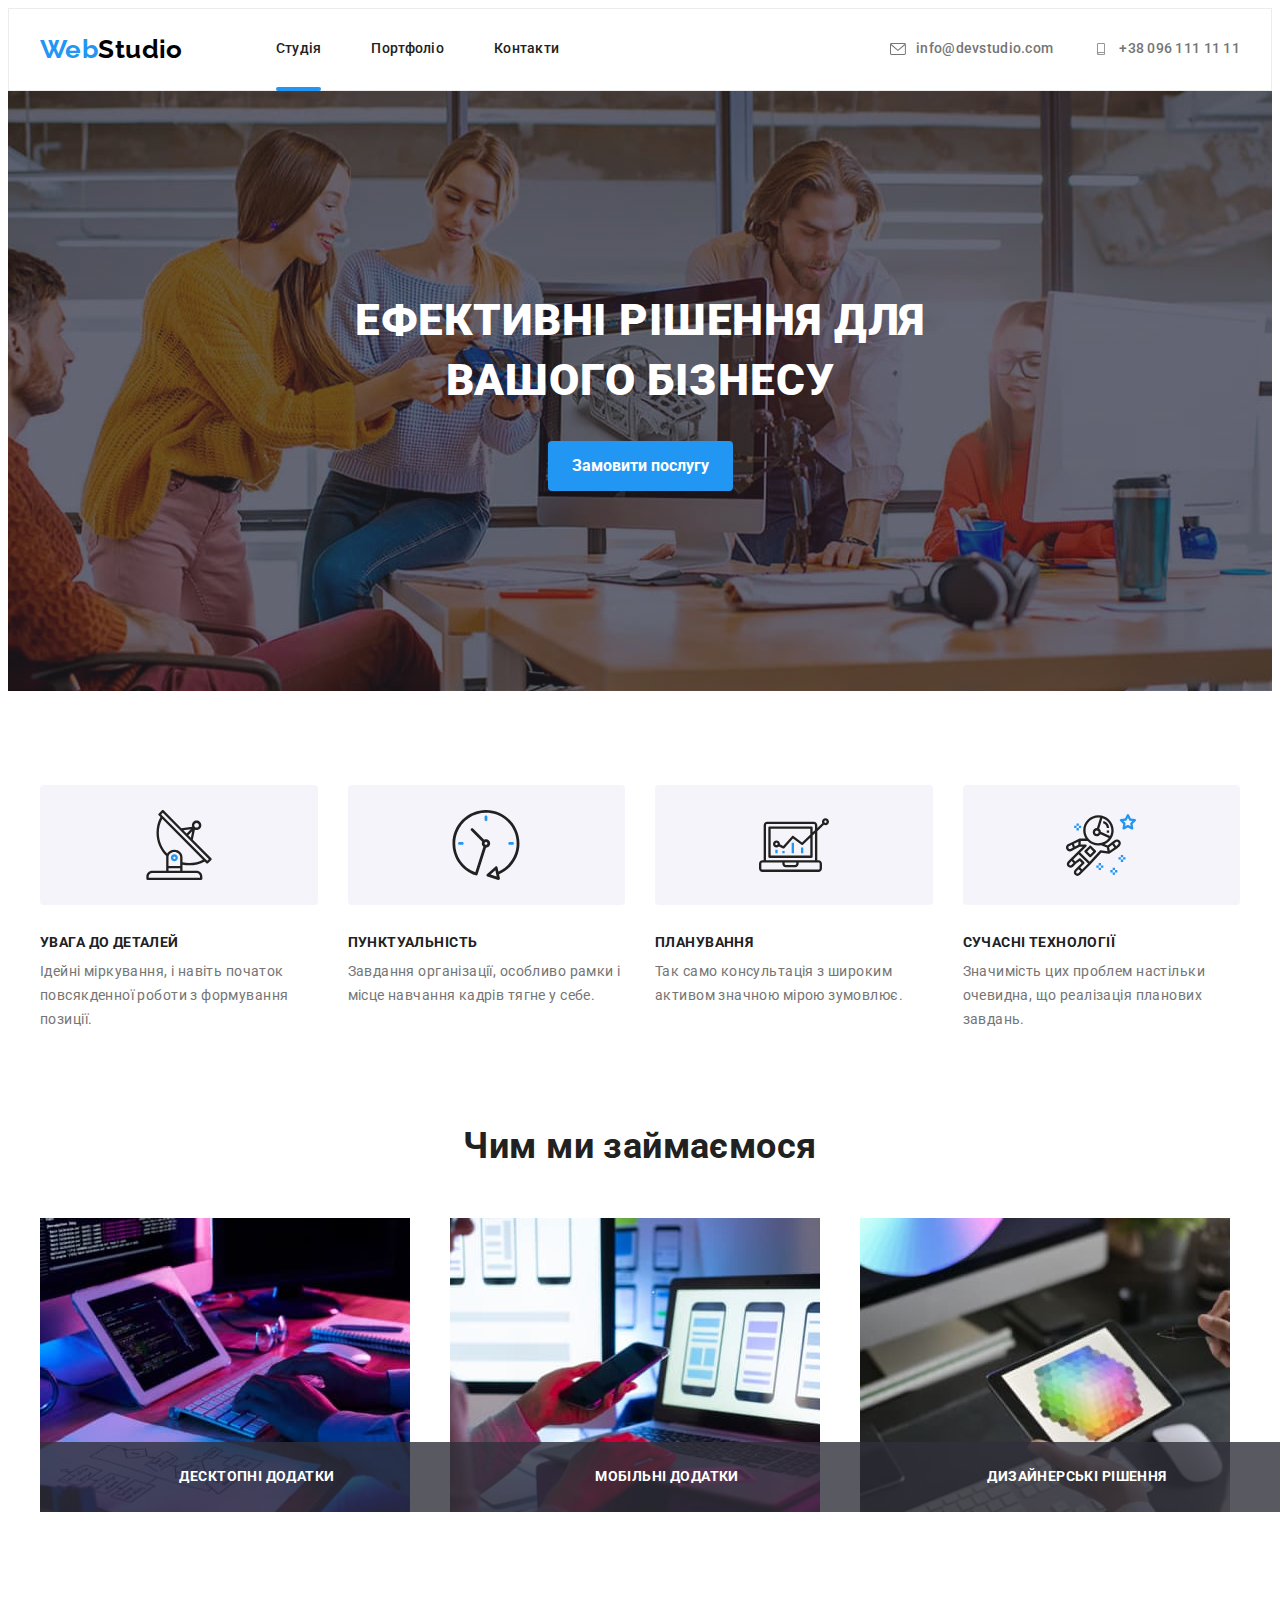
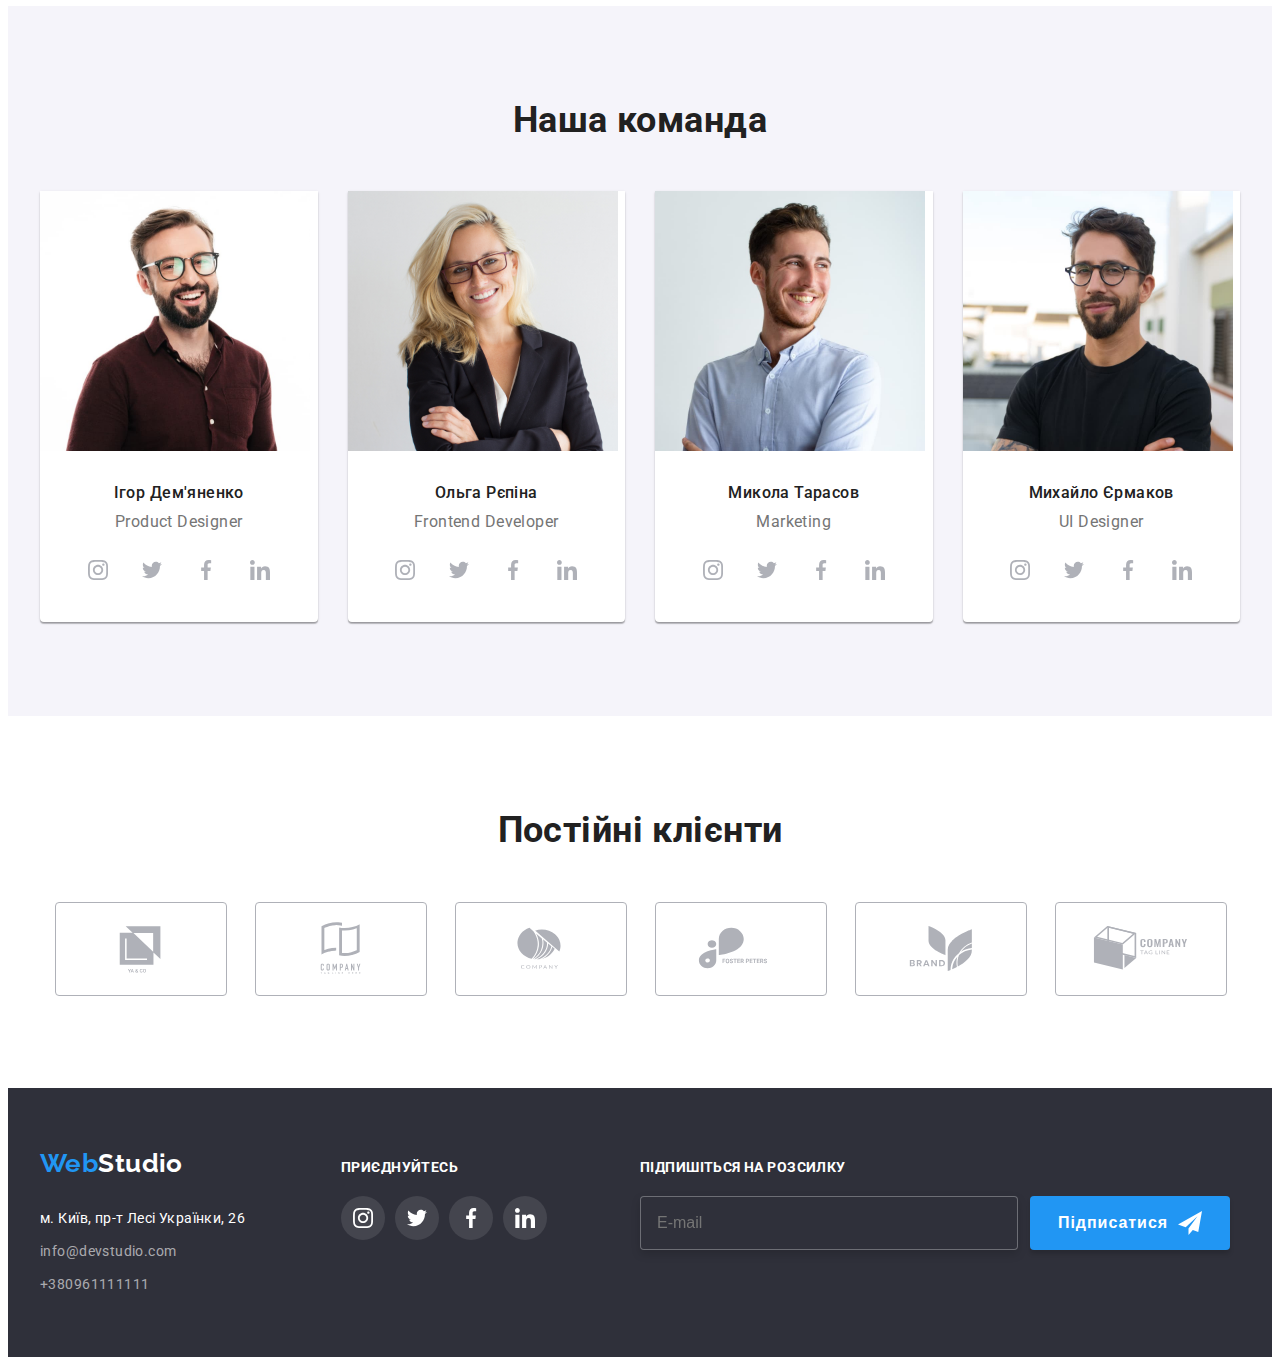
<file: index.html>
<!DOCTYPE html>
<html lang="uk">
<head>
    <meta charset="UTF-8">
    <meta http-equiv="X-UA-Compatible" content="IE=edge">
    <meta name="viewport" content="width=device-width, initial-scale=1.0">
    <title>Document</title>
    <link rel="preconnect" href="https://fonts.googleapis.com">
    <link rel="preconnect" href="https://fonts.gstatic.com" crossorigin>
    <link href="https://fonts.googleapis.com/css2?family=Raleway:wght@700&family=Roboto:wght@400;500;700;900&display=swap" rel="stylesheet">
    <link rel="stylesheet" href="https://cdnjs.cloudflare.com/ajax/libs/modern-normalize/1.1.0/modern-normalize.min.css" integrity="sha512-wpPYUAdjBVSE4KJnH1VR1HeZfpl1ub8YT/NKx4PuQ5NmX2tKuGu6U/JRp5y+Y8XG2tV+wKQpNHVUX03MfMFn9Q==" crossorigin="anonymous" referrerpolicy="no-referrer" />
    <link rel="stylesheet" href="./css/main.min.css">
</head>
<body>
    <header class="header">
<!-- навігація -->        
        <div class="container main-nav">

                        <nav class="nav">
                            <a href="./index.html" lang="en" class="logo"><span class="part">Web</span>Studio</a>
                            <ul class="site-nav">
                                <li class="site-nav-li"><a href="./index.html" class="link link-transf">Студія</a></li>
                                <li class="site-nav-li"><a href="./portfolio.html" class="link">Портфоліо</a></li>
                                <li class="site-nav-li"><a href="./index.html" class="link">Контакти</a></li>
                            </ul>
                        </nav >
                            <ul class="contact">
                                <li class="contact-li">
                                    <a href="info@devstudio.com" class="contact-link">
                                        <svg width="16" height="12" class="contact-svg">
                                            <use href="./images/icon.svg#icon-envelope"></use>
                                        </svg>
                                        info@devstudio.com
                                    </a>
                                </li>
                                <li class="contact-li">
                                    <a href="tel:+380961111111" class="contact-link">
                                        <svg width="16" height="12" class="contact-svg">
                                            <use href="./images/icon.svg#icon-smartphone"></use>
                                        </svg>
                                        +38 096 111 11 11
                                    </a>
                                </li>
                            </ul> 
        </div>
    </header>  
        <main class="main">
<!-- хиро секція -->
            <section class="hero section">
                <div class="container">
                    <h1 class="hero__title">Ефективні рішення для вашого бізнесу</h1>
                    <button type="button" class="hero__button" data-modal-open>Замовити послугу</button>
                </div>
            </section>
<!-- привілегії -->
            <section class="section">
                <div class="container">
                    <h2 class="visually-hidden" >Привілегії</h2>
                    <ul class="privileges">
                        <li class="privileges__li">
                            <div class="privileges__div">
                                    <svg width="70" height="70" class="privileges-svg">
                                        <use href="./images/icon.svg#icon-antenna"></use>
                                    </svg>
                            </div>
                            <h3 class="privileges__title">УВАГА ДО ДЕТАЛЕЙ</h3>
                            <p class="privileges__text">Ідейні міркування, і навіть початок повсякденної роботи з формування позиції.</p>
                        </li>
                        <li class="privileges__li">
                            <div class="privileges__div">
                                    <svg width="70" height="70" class="privileges-svg">
                                        <use href="./images/icon.svg#icon-clock"></use>
                                    </svg>
                            </div>
                            <h3 class="privileges__title">ПУНКТУАЛЬНІСТЬ</h3>
                            <p class="privileges__text">Завдання організації, особливо рамки і місце навчання кадрів тягне у себе.</p>
                        </li>
                        <li class="privileges__li">
                            <div class="privileges__div">
                                    <svg width="70" height="70" class="privileges-svg">
                                        <use href="./images/icon.svg#icon-diagram"></use>
                                    </svg>
                            </div>
                            <h3 class="privileges__title">ПЛАНУВАННЯ</h3>
                            <p class="privileges__text">Так само консультація з широким активом значною мірою зумовлює.</p>
                        </li>
                        <li class="privileges__li">
                            <div class="privileges__div">
                                    <svg width="70" height="70" class="privileges-svg">
                                        <use href="./images/icon.svg#icon-astronaut"></use>
                                    </svg>
                            </div>
                            <h3 class="privileges__title">СУЧАСНІ ТЕХНОЛОГІЇ</h3>
                            <p class="privileges__text">Значимість цих проблем настільки очевидна, що реалізація планових завдань.</p>
                        </li>
                    </ul>
                </div>
            </section>
<!-- робота фото -->
                <section class="section about">
                    <div class="container">
                        <h2 class="section-title">Чим ми займаємося</h2>
                        <ul class="work">
                            <li class="work__li">
                                <img src="./images/img.jpg" alt="комп'ютер" width="370">
                                <p class="work__p">Десктопні додатки</p>
                            </li>
                            <li class="work__li">
                                <img src="./images/img_2.jpg" alt="техніка" width="370">
                                <p class="work__p">Мобільні додатки</p>
                            </li>
                            <li class="work__li">
                                <img src="./images/img_3.jpg" alt="смартфон" width="370">
                                <p class="work__p">Дизайнерські рішення</p>
                            </li>
                        </ul>
                    </div>
                </section>
<!-- команда -->
                <section class="section team-bc">
                    <div class="container ">
                    <h2 class="section-title">Наша команда</h2>
                    <ul class="team">
                        <li class="team-li">
                            <img src="./images/img_1.jpg" alt="Ігор Дем'яненко" width="270">
                            <h3 class="team-title">Ігор Дем'яненко</h3>
                            <p lang="en" class="team-position">Product Designer</p>
                            <ul class="team-soc-list">
                                <li class="team-soc-li">
                                    <a href="" class="team-soc-link">
                                        <svg width="20" height="20" class="team-soc-svg">
                                            <use href="./images/icon.svg#icon-instagram">
                                                
                                            </use>
                                        </svg>
                                    </a>
                                </li>
                                <li class="team-soc-li">
                                    <a href="" class="team-soc-link">
                                        <svg width="20" height="20" class="team-soc-svg">
                                            <use href="./images/icon.svg#icon-twitter">
                                                
                                            </use>
                                        </svg>
                                    </a>
                                </li>
                                <li class="team-soc-li">
                                    <a href="" class="team-soc-link">
                                        <svg width="20" height="20" class="team-soc-svg">
                                            <use href="./images/icon.svg#icon-facebook">
                                                
                                            </use>
                                        </svg>
                                    </a>
                                </li>
                                <li class="team-soc-li">
                                    <a href="" class="team-soc-link">
                                        <svg width="20" height="20" class="team-soc-svg">
                                            <use href="./images/icon.svg#icon-linkedin">
                                                
                                            </use>
                                        </svg>
                                    </a>
                                </li>
                            </ul>
                        </li>
                        <li class="team-li">
                            <img src="./images/img_4.jpg" alt="Ольга Рєпіна" width="270">
                            <h3 class="team-title">Ольга Рєпіна</h3>
                            <p lang="en" class="team-position">Frontend Developer</p>
                            <ul class="team-soc-list">
                                <li class="team-soc-li">
                                    <a href="" class="team-soc-link">
                                        <svg width="20" height="20" class="team-soc-svg">
                                            <use href="./images/icon.svg#icon-instagram">
                                                
                                            </use>
                                        </svg>
                                    </a>
                                </li>
                                <li class="team-soc-li">
                                    <a href="" class="team-soc-link">
                                        <svg width="20" height="20" class="team-soc-svg">
                                            <use href="./images/icon.svg#icon-twitter">
                                                
                                            </use>
                                        </svg>
                                    </a>
                                </li>
                                <li class="team-soc-li">
                                    <a href="" class="team-soc-link">
                                        <svg width="20" height="20" class="team-soc-svg">
                                            <use href="./images/icon.svg#icon-facebook">
                                                
                                            </use>
                                        </svg>
                                    </a>
                                </li>
                                <li class="team-soc-li">
                                    <a href="" class="team-soc-link">
                                        <svg width="20" height="20" class="team-soc-svg">
                                            <use href="./images/icon.svg#icon-linkedin">
                                                
                                            </use>
                                        </svg>
                                    </a>
                                </li>
                            </ul>
                        </li>
                        <li class="team-li">
                            <img src="./images/img_5_1.jpg" alt="Микола Тарасов" width="270">
                            <h3 class="team-title">Микола Тарасов</h3>
                            <p lang="en" class="team-position">Marketing</p>
                            <ul class="team-soc-list">
                                <li class="team-soc-li">
                                    <a href="" class="team-soc-link">
                                        <svg width="20" height="20" class="team-soc-svg">
                                            <use href="./images/icon.svg#icon-instagram">
                                                
                                            </use>
                                        </svg>
                                    </a>
                                </li>
                                <li class="team-soc-li">
                                    <a href="" class="team-soc-link">
                                        <svg width="20" height="20" class="team-soc-svg">
                                            <use href="./images/icon.svg#icon-twitter">
                                                
                                            </use>
                                        </svg>
                                    </a>
                                </li>
                                <li class="team-soc-li">
                                    <a href="" class="team-soc-link">
                                        <svg width="20" height="20" class="team-soc-svg">
                                            <use href="./images/icon.svg#icon-facebook">
                                                
                                            </use>
                                        </svg>
                                    </a>
                                </li>
                                <li class="team-soc-li">
                                    <a href="" class="team-soc-link">
                                        <svg width="20" height="20" class="team-soc-svg">
                                            <use href="./images/icon.svg#icon-linkedin">
                                                
                                            </use>
                                        </svg>
                                    </a>
                                </li>
                            </ul>
                        </li>
                        <li class="team-li">
                            <img src="./images/img_6_1.jpg" alt="Михайло Єрмаков" width="270">
                            <h3 class="team-title">Михайло Єрмаков</h3>
                            <p lang="en" class="team-position">UI Designer</p>
                            <ul class="team-soc-list">
                                <li class="team-soc-li">
                                    <a href="" class="team-soc-link">
                                        <svg width="20" height="20" class="team-soc-svg">
                                            <use href="./images/icon.svg#icon-instagram">
                                                
                                            </use>
                                        </svg>
                                    </a>
                                </li>
                                <li class="team-soc-li">
                                    <a href="" class="team-soc-link">
                                        <svg width="20" height="20" class="team-soc-svg">
                                            <use href="./images/icon.svg#icon-twitter">
                                                
                                            </use>
                                        </svg>
                                    </a>
                                </li>
                                <li class="team-soc-li">
                                    <a href="" class="team-soc-link">
                                        <svg width="20" height="20" class="team-soc-svg">
                                            <use href="./images/icon.svg#icon-facebook">
                                                
                                            </use>
                                        </svg>
                                    </a>
                                </li>
                                <li class="team-soc-li">
                                    <a href="" class="team-soc-link">
                                        <svg width="20" height="20" class="team-soc-svg">
                                            <use href="./images/icon.svg#icon-linkedin">
                                                
                                            </use>
                                        </svg>
                                    </a>
                                </li>
                            </ul>
                        </li>
                    </ul>
                </div>
                </section>
<!-- partners -->
            <section class="section">
                <div class="container">
                    <h2 class="section-title">Постійні клієнти</h2>
                    <ul class="partners-list">
                        <li class="partners-li">
                            <a href="" class="partners-link">
                                <svg width="106" height="60" class="partners-svg">
                                    <use href="./images/icon.svg#icon-Logo-1"></use>
                                </svg>
                            </a>
                        </li>
                        <li class="partners-li">
                            <a href="" class="partners-link">
                                <svg width="106" height="60" class="partners-svg">
                                    <use href="./images/icon.svg#icon-Logo-2"></use>
                                </svg>
                            </a>
                        </li>
                        <li class="partners-li">
                            <a href="" class="partners-link">
                                <svg width="106" height="60" class="partners-svg">
                                    <use href="./images/icon.svg#icon-Logo-3"></use>
                                </svg>
                            </a>
                        </li>
                        <li class="partners-li">
                            <a href="" class="partners-link">
                                <svg width="106" height="60" class="partners-svg">
                                    <use href="./images/icon.svg#icon-Logo-4"></use>
                                </svg>
                            </a> 
                        </li>
                        <li class="partners-li">
                            <a href="" class="partners-link">
                                <svg width="106" height="60" class="partners-svg">
                                    <use href="./images/icon.svg#icon-Logo-5"></use>
                                </svg>
                            </a>
                        </li>
                        <li class="partners-li">
                            <a href="" class="partners-link">
                                <svg width="106" height="60" class="partners-svg">
                                    <use href="./images/icon.svg#icon-Logo-6"></use>
                                </svg>
                            </a>
                        </li>
                    </ul>
                </div>
            </section>
        </main>
<!-- footer -->
        <footer class="footer">
            <div class="container footer-position">
                <div class="footer-nav">
    <!-- посилання -->
                    <a href="./index.html" class="foot-logo"><span class="part">Web</span>Studio</a>
    <!-- адреса -->
                    <address>
                        <ul  class="address">
                            <li class="address-li"><a href="https://goo.gl/maps/ZpNZ3dUUSxMnCbZh6" class="address-link">м. Київ, пр-т Лесі Українки, 26</a></li>
                            <li class="address-li"><a href="info@devstudio.com" class="address-contact">info@devstudio.com</a></li>
                            <li class="address-li"><a href="tel:+380961111111" class="address-contact">+380961111111</a></li>
                        </ul>
                    </address>
                </div>
                <div class="footer-soc">
                    <p class="footer-p">приєднуйтесь</p>
                    <ul class="footer-soc-list">
                        <li class="footer-soc-li">
                            <a href="" class="footer-soc-link">
                                <svg width="20" height="20" class="footer-soc-svg">
                                    <use href="./images/icon.svg#icon-instagram"></use>
                                </svg>
                            </a>
                        </li>
                        <li class="footer-soc-li">
                            <a href="" class="footer-soc-link">
                                <svg width="20" height="20" class="footer-soc-svg">
                                    <use href="./images/icon.svg#icon-twitter"></use>
                                </svg>
                            </a>
                        </li>
                        <li class="footer-soc-li">
                            <a href="" class="footer-soc-link">
                                <svg width="20" height="20" class="footer-soc-svg">
                                    <use href="./images/icon.svg#icon-facebook"></use>
                                </svg>
                            </a>
                        </li>
                        <li class="footer-soc-li">
                            <a href="" class="footer-soc-link">
                                <svg width="20" height="20" class="footer-soc-svg">
                                    <use href="./images/icon.svg#icon-linkedin"></use>
                                </svg>
                            </a>
                        </li>
                    </ul>
                </div>
                <div class="footer-email">
                    <form action="">
                        <label for="email" class="footer-label">Підпишіться на розсилку</label>
                            <div class="footer-input-wrapper">
                                <input type="email" class="footer-input" name="email" title="some@gmail.com" 
                                placeholder="E-mail" required>
                                <button type="submit" class="footer-submit-button" >
                                    Підписатися
                                <svg width="24" height="24" class="footer-button-svg">
                                    <use href="./images/icon.svg#icon-icon-send"></use>
                                </svg>
                                </button>
                            </div>
                    </form>
                </div>
            </div>
        </footer>

<!-- backdrop -->
        <div class="backdrop is-hidden" data-modal>
            <div class="modal">
                <button class="modal-button" data-modal-close>
                    <svg width="18" height="18" class="modal-svg">
                        <use href="./images/icon.svg#icon-close"></use>
                    </svg>
                </button>
            <div class="modal-margin">
                <p class="modal-heading">
                Залиште свої дані, ми вам передзвонимо
                </p>
                <form action="">

                    
                        <div class=" modul-input-group">
                            <label for="name"class="modal-name">Ім'я</label>
                            <div class="modal-input-wrapper">
                                <input type="text" class="modal-input" name="name" id="name" title="name surname" required>
                                <svg width="18" height="18" class="modal-input-svg">
                                    <use href="./images/icon.svg#icon-person-m"></use>
                                </svg>
                            </div>
                        </div>
                        <div class="modul-input-group">
                            <label for="tel" class="modal-name">Телефон</label>
                            <div class="modal-input-wrapper">
                                <input type="tel" class="modal-input" name="tel" title="+380 (99) 999-99-99"pattern="[\+]\d{3}\s[\(]\d{2}[\)]\s\d{3}[\-]\d{2}[\-]\d{2}"
                                required>
                                <svg width="18" height="18" class="modal-input-svg">
                                    <use href="./images/icon.svg#icon-phone-m"></use>
                                </svg>
                            </div>
                        </div>
                        <div class="modul-input-group">
                            <label for="email" class="modal-name">Пошта</label>
                            <div class="modal-input-wrapper">
                                <input type="email" class="modal-input" name="email" title="some@gmail.com" required>
                                <svg width="18" height="18" class="modal-input-svg">
                                    <use href="./images/icon.svg#icon-email-m"></use>
                                </svg>
                            </div>
                        </div>
                        <div class="modul-textarea-group">
                            <label for="comment" class="modal-name">Коментар</label>
                            <textarea name="comment" id="comment" class="modal-text"
                            placeholder="Введіть текст"></textarea>
                        </div>
                    
                    <div class="modul-politic-group">
                        <input type="checkbox" name="politic" id="politic" class="modal-politic-cgeck visually-hidden">
                        <label for="politic" class="modal-politic-lable">Погоджуюся з розсилкою та приймаю&nbsp<span ><a href="./index.html" class="lable-part"> Умови договору</a></span></label>
                    </div>
                    <button type="submit" class="modal-submit-button" >Відправити</button>
                </div>                  
                </form>
        </div>
        </div>
<!-- js   -->   <script src="./js/modal.js"></script>
</body>
</html>
</file>
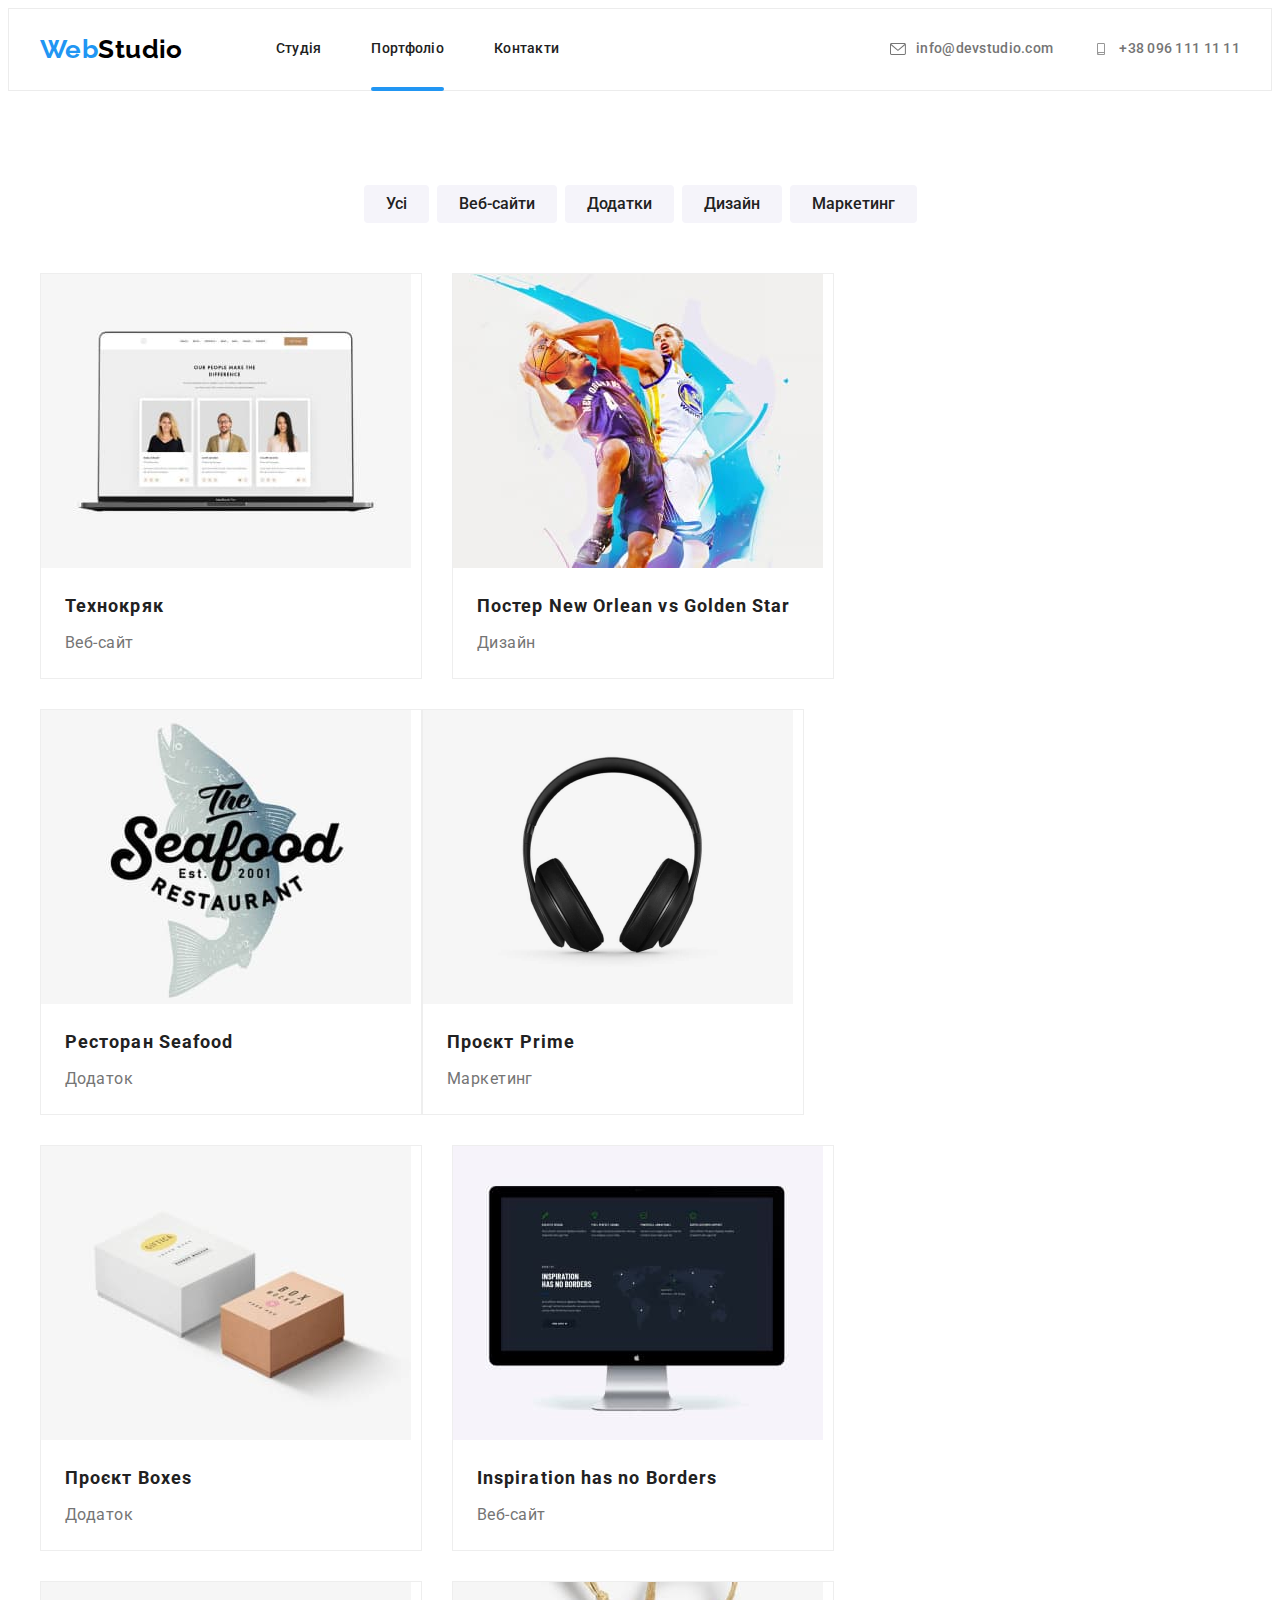
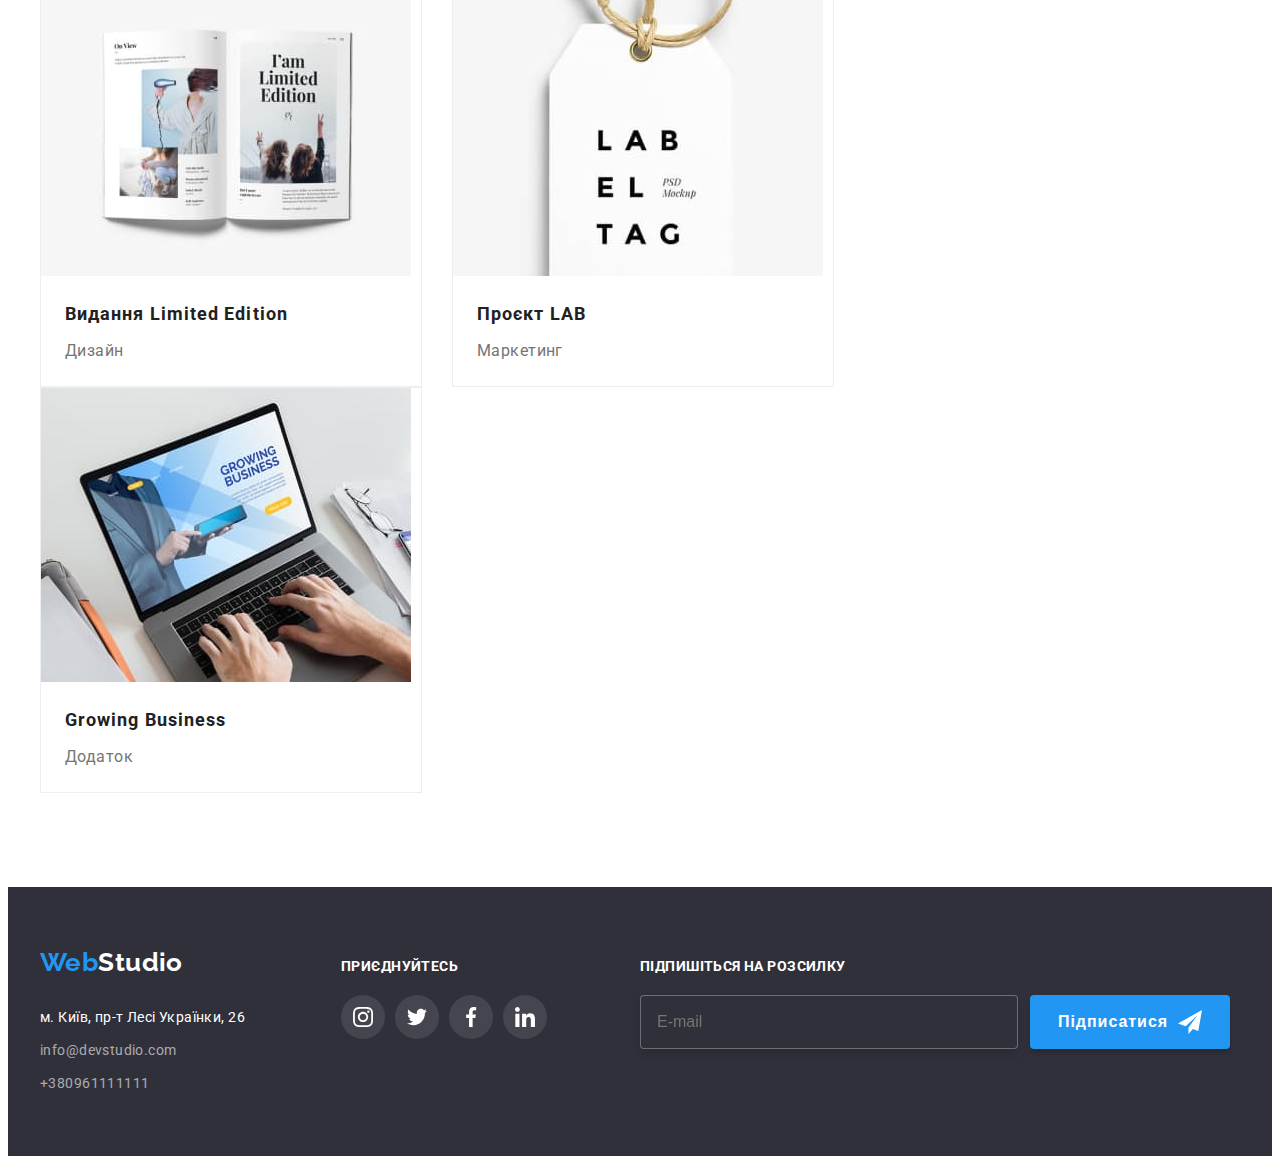
<file: portfolio.html>
<!DOCTYPE html>
<html lang="uk">
<head>
    <meta charset="UTF-8">
    <meta http-equiv="X-UA-Compatible" content="IE=edge">
    <meta name="viewport" content="width=device-width, initial-scale=1.0">
    <title>Document</title>
    <link rel="preconnect" href="https://fonts.googleapis.com">
    <link rel="preconnect" href="https://fonts.gstatic.com" crossorigin>
    <link href="https://fonts.googleapis.com/css2?family=Raleway:wght@700&family=Roboto:wght@400;500;700;900&display=swap" rel="stylesheet">
    <link rel="stylesheet" href="https://cdnjs.cloudflare.com/ajax/libs/modern-normalize/1.1.0/modern-normalize.min.css" integrity="sha512-wpPYUAdjBVSE4KJnH1VR1HeZfpl1ub8YT/NKx4PuQ5NmX2tKuGu6U/JRp5y+Y8XG2tV+wKQpNHVUX03MfMFn9Q==" crossorigin="anonymous" referrerpolicy="no-referrer" />
    <link rel="stylesheet" href="./css/main.min.css">
</head>
<body>

    
    <header class="header">
<!-- навігація -->        
        <div class="container main-nav">

                        <nav class="nav">
                            <a href="./index.html" lang="en" class="logo"><span class="part">Web</span>Studio</a>
                            <ul class="site-nav">
                                <li class="site-nav-li"><a href="./index.html" class="link ">Студія</a></li>
                                <li class="site-nav-li"><a href="./portfolio.html" class="link link-transf">Портфоліо</a></li>
                                <li class="site-nav-li"><a href="./index.html" class="link">Контакти</a></li>
                            </ul>
                        </nav >
                            <ul class="contact">
                                <li class="contact-li">
                                    <a href="info@devstudio.com" class="contact-link">
                                        <svg width="16" height="12" class="contact-svg">
                                            <use href="./images/icon.svg#icon-envelope"></use>
                                        </svg>
                                        info@devstudio.com
                                    </a>
                                </li>
                                <li class="contact-li">
                                    <a href="tel:+380961111111" class="contact-link">
                                        <svg width="16" height="12" class="contact-svg">
                                            <use href="./images/icon.svg#icon-smartphone"></use>
                                        </svg>
                                        +38 096 111 11 11
                                    </a>
                                </li>
                            </ul> 
        </div>
    </header>  

    <main>
    <section class="section">
<!-- buttoms -->
        <div class="container">
        <h1 class="visually-hidden" lang="en">Portfolio</h1>
        <ul class="button-ul">
            <li class="buttom-li"><button type="button" class="button">Усі</button></li>
            <li class="buttom-li"><button type="button" class="button">Веб-сайти</button></li>
            <li class="buttom-li"><button type="button" class="button">Додатки</button></li>
            <li class="buttom-li"><button type="button" class="button">Дизайн</button></li>
            <li class="buttom-li"><button type="button" class="button">Маркетинг</button></li>
        </ul>
<!-- секції -->
    
        <ul class="offers">
            <li class="offers-li">
                <div class="offers-cover-div">
                    <img src="./images/img_p_1.jpg" alt="Технокряк" width="370px" height="294px" class="offers-img">
                    <p class="offers-cover-text">
                        Ресурс пропонує комплексні пропозиції з різним рівнем функціоналу та сервісів. Все це дозволить відвідувачу отримати вичерпні відомості про компанію чи приватну особу.
                </div>
                <div class="offers-div">
                    <h2 class="offers-title">Технокряк</h2>
                    <p class="offers-tipe">Веб-сайт</p>
                </div>
            </li>
            <li class="offers-li">
                <div class="offers-cover-div">
                    <img src="./images/img_p_2.jpg" alt="Постер New Orlean vs Golden Star" width="370px" height="294px" class="offers-img">
                    <p class="offers-cover-text">
                        Ресурс пропонує комплексні пропозиції з різним рівнем функціоналу та сервісів. Все це дозволить відвідувачу отримати вичерпні відомості про компанію чи приватну особу.
                </div>
                <div class="offers-div">
                    <h2 class="offers-title">Постер New Orlean vs Golden Star</h2>
                    <p class="offers-tipe">Дизайн</p>
                </div>
            </li>
            <li class="offers-li">
                <div class="offers-cover-div">
                    <img src="./images/img_p_3.jpg" alt="Ресторан Seafood" width="370px" height="294px" class="offers-img">
                    <p class="offers-cover-text">
                        Ресурс пропонує комплексні пропозиції з різним рівнем функціоналу та сервісів. Все це дозволить відвідувачу отримати вичерпні відомості про компанію чи приватну особу.
                </div>
                <div class="offers-div">
                    <h2 class="offers-title">Ресторан Seafood</h2>
                    <p class="offers-tipe">Додаток</p>
                </div>
            </li>
            <li class="offers-li">
                <div class="offers-cover-div">
                    <img src="./images/img_p_4.png" alt="Проєкт Prime" width="370px" height="294px" class="offers-img">
                    <p class="offers-cover-text">
                        Ресурс пропонує комплексні пропозиції з різним рівнем функціоналу та сервісів. Все це дозволить відвідувачу отримати вичерпні відомості про компанію чи приватну особу.
                </div>
                <div class="offers-div">
                    <h2 class="offers-title">Проєкт Prime</h2>
                    <p class="offers-tipe">Маркетинг</p>
                </div>
            </li>
            <li class="offers-li">
                <div class="offers-cover-div">
                    <img src="./images/img_p_5.jpg" alt="Проєкт Boxes" width="370px" height="294px" class="offers-img">
                    <p class="offers-cover-text">
                        Ресурс пропонує комплексні пропозиції з різним рівнем функціоналу та сервісів. Все це дозволить відвідувачу отримати вичерпні відомості про компанію чи приватну особу.
                </div>
                <div class="offers-div">
                    <h2 class="offers-title">Проєкт Boxes</h2>
                    <p class="offers-tipe">Додаток</p>
                </div>
            </li>
            <li class="offers-li">
                <div class="offers-cover-div">
                    <img src="./images/img_p_6.jpg" alt="Inspiration has no Borders" width="370px" height="294px" class="offers-img">
                    <p class="offers-cover-text">
                        Ресурс пропонує комплексні пропозиції з різним рівнем функціоналу та сервісів. Все це дозволить відвідувачу отримати вичерпні відомості про компанію чи приватну особу.
                </div>
                <div class="offers-div">
                    <h2 class="offers-title">Inspiration has no Borders</h2>
                    <p class="offers-tipe">Веб-сайт</p>
                </div>
            </li>
            <li class="offers-li">
                <div class="offers-cover-div">
                    <img src="./images/img_p_7.jpg" alt="Видання Limited Edition" width="370px" height="294px" class="offers-img">
                    <p class="offers-cover-text">
                        Ресурс пропонує комплексні пропозиції з різним рівнем функціоналу та сервісів. Все це дозволить відвідувачу отримати вичерпні відомості про компанію чи приватну особу.
                </div>
                <div class="offers-div"> 
                    <h2 class="offers-title">Видання Limited Edition</h2>
                    <p class="offers-tipe">Дизайн</p>
                </div>
            </li>
            <li class="offers-li">
                <div class="offers-cover-div">
                    <img src="./images/img_p_8.jpg" alt="Проєкт LAB" width="370px" height="294px" class="offers-img">
                    <p class="offers-cover-text">
                        Ресурс пропонує комплексні пропозиції з різним рівнем функціоналу та сервісів. Все це дозволить відвідувачу отримати вичерпні відомості про компанію чи приватну особу.
                </div>
                <div class="offers-div">
                    <h2 class="offers-title">Проєкт LAB</h2>
                    <p class="offers-tipe">Маркетинг</p>
                </div>
            </li>
            <li class="offers-li">
                <div class="offers-cover-div">
                    <img src="./images/img_p_9.jpg" alt="Growing Business" width="370px" height="294px" class="offers-img">
                    <p class="offers-cover-text">
                        Ресурс пропонує комплексні пропозиції з різним рівнем функціоналу та сервісів. Все це дозволить відвідувачу отримати вичерпні відомості про компанію чи приватну особу.
                </div>
                <div class="offers-div">
                    <h2 class="offers-title">Growing Business</h2>
                    <p class="offers-tipe">Додаток</p>
                </div>
            </li class="offers-li">
        </ul>
    </div>
    </section>
    </main>
<!-- footer -->
<footer class="footer">
    <div class="container footer-position">
        <div class="footer-nav">
<!-- посилання -->
            <a href="./index.html" class="foot-logo"><span class="part">Web</span>Studio</a>
<!-- адреса -->
            <address>
                <ul  class="address">
                    <li class="address-li"><a href="https://goo.gl/maps/ZpNZ3dUUSxMnCbZh6" class="address-link">м. Київ, пр-т Лесі Українки, 26</a></li>
                    <li class="address-li"><a href="info@devstudio.com" class="address-contact">info@devstudio.com</a></li>
                    <li class="address-li"><a href="tel:+380961111111" class="address-contact">+380961111111</a></li>
                </ul>
            </address>
        </div>
        <div class="footer-soc">
            <p class="footer-p">приєднуйтесь</p>
            <ul class="footer-soc-list">
                <li class="footer-soc-li">
                    <a href="" class="footer-soc-link">
                        <svg width="20" height="20" class="footer-soc-svg">
                            <use href="./images/icon.svg#icon-instagram"></use>
                        </svg>
                    </a>
                </li>
                <li class="footer-soc-li">
                    <a href="" class="footer-soc-link">
                        <svg width="20" height="20" class="footer-soc-svg">
                            <use href="./images/icon.svg#icon-twitter"></use>
                        </svg>
                    </a>
                </li>
                <li class="footer-soc-li">
                    <a href="" class="footer-soc-link">
                        <svg width="20" height="20" class="footer-soc-svg">
                            <use href="./images/icon.svg#icon-facebook"></use>
                        </svg>
                    </a>
                </li>
                <li class="footer-soc-li">
                    <a href="" class="footer-soc-link">
                        <svg width="20" height="20" class="footer-soc-svg">
                            <use href="./images/icon.svg#icon-linkedin"></use>
                        </svg>
                    </a>
                </li>
            </ul>
        </div>
        <div class="footer-email">
            <form action="">
                <label for="email" class="footer-label">Підпишіться на розсилку</label>
                    <div class="footer-input-wrapper">
                        <input type="email" class="footer-input" name="email" title="some@gmail.com" 
                        placeholder="E-mail" required>
                        <button type="submit" class="footer-submit-button" >
                            Підписатися
                        <svg width="24" height="24" class="footer-button-svg">
                            <use href="./images/icon.svg#icon-icon-send"></use>
                        </svg>
                        </button>
                    </div>
            </form>
        </div>
    </div>
</footer>
</body>
</html>
</file>
<file: css/main.min.css>
p,h1,h2,h3,h4,h5,h6{margin:0px}ul,ol{list-style:none;margin:0px;padding-left:0px}:root{--primary-text-color: #757575;--second-text-color: #212121;--accent-color: #2196F3;--white-color: #ffffff;--background-color: #2F303A}.container{width:1200px;padding-left:15px;padding-right:15px;margin:0 auto}.section-title{color:var(--second-text-color);font-size:36px;line-height:1.16;text-align:center;margin-bottom:50px}.section{padding-top:94px;padding-bottom:94px}body{font-family:"Roboto",sans-serif;color:var(--primary-text-color);font-size:14px;letter-spacing:.03em}.header{border:1px solid #ececec}.logo{display:block;padding-top:25px;padding-bottom:25px;margin-right:93px;font-family:"Raleway",sans-serif;color:#000;font-weight:700;font-size:26px;line-height:1.19;text-decoration:none}.part{color:#2196f3}.main-nav{display:flex;align-items:center}.nav{display:inherit}.site-nav{display:flex}.site-nav-li:not(:last-child){margin-right:50px}.site-nav .link{display:block;padding-top:32px;padding-bottom:32px;color:var(--second-text-color);font-weight:500;line-height:1.14;letter-spacing:.02em;text-decoration:none;transition:color 250ms cubic-bezier(0.4, 0, 0.2, 1)}.site-nav .link:hover,.site-nav .link:focus{color:var(--accent-color)}.link{position:relative}.link-transf::after{content:"";position:absolute;left:0;bottom:-2px;display:block;width:100%;height:4px;border-radius:2px;background-color:var(--accent-color);transform:scaleX(1);transition:transform 250ms cubic-bezier(0.4, 0, 0.2, 1)}.contact{display:flex;margin-left:auto}.contact .contact-link{display:flex;align-items:center;color:var(--primary-text-color);font-weight:500;line-height:1.14;letter-spacing:.02em;text-decoration:none;padding-top:32px;padding-bottom:32px;transition:color 250ms cubic-bezier(0.4, 0, 0.2, 1)}.contact-link{display:flex;justify-content:center;align-items:center}.contact-link:hover,.contact-link:focus{color:var(--accent-color)}.contact-link .contact-svg{margin-right:10px;fill:currentColor}.contact-li:not(:last-child){margin-right:40px}.hero{background-image:linear-gradient(rgba(47, 48, 58, 0.4), rgba(47, 48, 58, 0.4)),url(../images/Img_bf_01.jpg);background-repeat:no-repeat;background-size:cover;background-position:center;background-color:#c4c4c4;letter-spacing:.06em;text-align:center;padding-top:200px;padding-bottom:200px;max-width:1600px;margin:0 auto}.hero__title{width:696px;margin-left:auto;margin-right:auto;margin-bottom:30px;color:var(--white-color);font-weight:900;font-size:44px;line-height:1.36;text-transform:uppercase}.hero__button{display:inline-block;font-family:inherit;font-weight:700;font-size:16px;line-height:1.87;align-items:center;text-align:center;color:var(--white-color);background-color:var(--accent-color);cursor:pointer;border-radius:4px;padding:10px 24px;border:none}.privileges{display:flex}.privileges__li{width:calc((100% - 90px)/4)}.privileges__li:not(:last-child){margin-right:30px}.privileges__div{height:120px;background-color:#f5f4fa;margin-bottom:30px;border-radius:4px;display:flex;justify-content:center;align-items:center}.privileges__title{font-size:14px;color:var(--second-text-color);line-height:1.14;text-transform:uppercase}.privileges__text{color:var(--primary-text-color);line-height:1.7;margin-top:10px}.about{padding-top:0}.work{display:flex}.work__li{width:calc((100% - 60px)/3);position:relative;display:flex}.work__li:not(:last-child){margin-right:30px}.work__p{padding:27px;color:var(--white-color);background-color:rgba(47,48,58,.8);font-weight:700;line-height:1.14;text-align:center;text-transform:uppercase;position:absolute;bottom:0px;width:100%}.team{display:flex}.team-bc{background-color:#f5f4fa}.team-li{width:calc((100% - 90px)/4);background:#fff;box-shadow:0px 1px 3px rgba(0,0,0,.12),0px 1px 1px rgba(0,0,0,.14),0px 2px 1px rgba(0,0,0,.2);border-radius:0px 0px 4px 4px;padding-bottom:30px}.team-li:not(:last-child){margin-right:30px}.team-title{color:var(--second-text-color);font-weight:500;font-size:16px;line-height:1.18;text-align:center;margin-top:30px}.team-position{font-size:16px;line-height:1.18;text-align:center;margin-top:10px}.team-soc-list{display:flex;justify-content:center;align-items:center;margin-top:16px}.team-soc-li{width:44px;height:44px}.team-soc-li:not(:last-child){margin-right:10px}.team-soc-link{fill:#afb1b8;width:100%;height:100%;display:flex;border-radius:50%;justify-content:center;align-items:center;transition:fill 250ms cubic-bezier(0.4, 0, 0.2, 1),background-color 250ms cubic-bezier(0.4, 0, 0.2, 1)}.team-soc-link:hover,.team-soc-link:focus{background-color:var(--accent-color);fill:var(--white-color)}.partners-list{display:flex;justify-content:center;align-items:center}.partners-li{width:170px;height:92px}.partners-li:not(:last-child){margin-right:30px}.partners-link{fill:#afb1b8;width:100%;height:100%;display:flex;justify-content:center;align-items:center;border:1px solid #afb1b8;border-radius:4px;transition:fill 250ms cubic-bezier(0.4, 0, 0.2, 1),border-color 250ms cubic-bezier(0.4, 0, 0.2, 1)}.partners-link:hover,.partners-link:focus{border-color:var(--accent-color);fill:var(--accent-color)}.footer{background-color:var(--background-color);padding-top:60px;padding-bottom:60px}.footer-nav{min-width:231px}.foot-logo{display:block;margin-bottom:28px;font-family:"Raleway";font-weight:700;font-size:26px;line-height:1.19;color:var(--white-color);text-decoration:none}.part{color:#2196f3}.address{font-style:normal;text-decoration:none}.address-li:not(:last-child){margin-bottom:9px}.address-link{color:var(--white-color);line-height:1.71;text-decoration:none}.address-contact{line-height:1.71;color:rgba(255,255,255,.6);text-decoration:none;transition:color 250ms cubic-bezier(0.4, 0, 0.2, 1)}.address-contact:hover,.address-contact:focus{color:var(--accent-color)}.footer-position{display:flex;align-items:baseline}.footer-soc{margin-left:70px}.footer-p{font-weight:700;line-height:1.14;text-transform:uppercase;color:var(--white-color)}.footer-soc-list{display:flex;justify-content:center;align-items:center;margin-top:20px}.footer-soc-li{width:44px;height:44px}.footer-soc-li:not(:last-child){margin-right:10px}.footer-soc-link{width:100%;height:100%;display:flex;border-radius:50%;justify-content:center;align-items:center;background:rgba(255,255,255,.1);transition:background-color 250ms cubic-bezier(0.4, 0, 0.2, 1)}.footer-soc-link:hover,.footer-soc-link:focus{background-color:var(--accent-color);color:#fff}.footer-soc-link:hover,.footer-soc-link:focus .footer-soc-svg{fill:currentColor}.footer-soc-svg{fill:var(--white-color)}.footer-email{margin-left:93px}.footer-label{font-weight:700;line-height:1.14;text-transform:uppercase;color:var(--white-color)}.footer-input-wrapper{display:flex;margin-top:20px}.footer-input{width:358px;height:50px;font-weight:400;font-size:16px;line-height:1.25;display:flex;align-items:center;color:rgba(255,255,255,.6);border:1px solid rgba(255,255,255,.3);filter:drop-shadow(0px 4px 4px rgba(0, 0, 0, 0.15));border-radius:4px;background-color:#2f303a;margin-right:12px;padding-left:16px}.footer-submit-button{background:var(--accent-color);box-shadow:0px 4px 4px rgba(0,0,0,.15);border-radius:4px;border:none;font-weight:700;font-size:16px;line-height:1.87;display:flex;align-items:center;text-align:center;letter-spacing:.06em;color:var(--white-color);padding:10px 28px;cursor:pointer}.footer-button-svg{margin-left:10px}.button-ul{display:flex;justify-content:center;margin-bottom:50px}.button{display:inline-block;font-family:inherit;color:var(--second-text-color);background-color:#f5f4fa;font-weight:500;font-size:16px;line-height:1.62;text-align:center;cursor:pointer;border-radius:4px;padding:6px 22px;border:none;transition:box-shadow 250ms cubic-bezier(0.4, 0, 0.2, 1),color 250ms cubic-bezier(0.4, 0, 0.2, 1),background-color 250ms cubic-bezier(0.4, 0, 0.2, 1)}.button:hover,.button:focus{color:var(--white-color);background-color:var(--accent-color);box-shadow:0px 3px 1px rgba(0,0,0,.1),0px 1px 2px rgba(0,0,0,.08),0px 2px 2px rgba(0,0,0,.12)}.buttom-li:not(:last-child){margin-right:8px}.offers{display:flex;flex-wrap:wrap}.offers-li{width:calc((100% - 60px)/3);margin-bottom:30px;border:1px solid #eee;transition:box-shadow 250ms cubic-bezier(0.4, 0, 0.2, 1)}.offers-li:not(:nth-child(3n)){margin-right:30px}.offers-li:nth-last-child(-n+3){margin-bottom:0px}.offers-li:hover,.offers-li:focus{box-shadow:0px 1px 1px rgba(0,0,0,.12),0px 4px 4px rgba(0,0,0,.06),1px 4px 6px rgba(0,0,0,.16)}.offers-cover-div{position:relative;overflow:hidden}.offers-div{padding:20px 24px}.offers-img{display:block;max-width:100%;height:auto;overflow:hidden}.offers-cover-text{position:absolute;font-size:18px;line-height:1.5;color:var(--white-color);background:rgba(33,150,243,.9);padding:63px 24px;top:0;height:100%;transform:translateY(100%);transition:transform 250ms linear;overflow:auto}.offers-cover-text::-webkit-scrollbar{width:1px}.offers-cover-text::-webkit-scrollbar-track{box-shadow:inset 0 0 6px rgba(0,0,0,0)}.offers-cover-text::-webkit-scrollbar-thumb{background-color:rgba(0,0,0,0)}.offers-li:hover .offers-cover-text{transform:translateY(0)}.offers-title{color:var(--second-text-color);font-size:18px;line-height:2;letter-spacing:.06em;margin-bottom:4px}.offers-tipe{font-size:16px;line-height:1.88}.visually-hidden{position:absolute;width:1px;height:1px;margin:-1px;border:0;padding:0;white-space:nowrap;-webkit-clip-path:inset(100%);clip-path:inset(100%);clip:rect(0 0 0 0);overflow:hidden}.backdrop{position:fixed;top:0;left:0;width:100%;height:100%;background:rgba(0,0,0,.2);transition:opacity 250ms linear,visibility 250ms linear}.backdrop.is-hidden{visibility:hidden;opacity:0;pointer-events:none}.modal{position:absolute;padding:40px;min-width:528px;background-color:#fff;left:50%;top:50%;transform:translate(-50%, -50%)}.modal-button{position:absolute;top:8px;right:8px;display:flex;background-color:#fff;width:30px;height:30px;align-items:center;cursor:pointer;border:1px solid rgba(0,0,0,.1);border-radius:50%;fill:#000;transition:fill 250ms cubic-bezier(0.4, 0, 0.2, 1)}.modal-button:hover,.modal-button:focus{fill:var(--accent-color);outline:none}.modal-heading{font-weight:700;font-size:20px;line-height:1.15;text-align:center;color:var(--second-text-color);margin-bottom:12px}.modul-input-group{margin-bottom:10px}.modal-name{display:block;font-size:12px;line-height:1.16;letter-spacing:.01em;color:var(--primary-text-color);margin-bottom:4px}.modal-input-wrapper{position:relative}.modal-input{width:100%;height:40px;border:1px solid rgba(33,33,33,.2);border-radius:4px;padding-left:42px;transition:border-color 250ms cubic-bezier(0.4, 0, 0.2, 1)}.modal-input:focus{border-color:var(--accent-color);outline:none}.modal-input:focus+svg{fill:var(--accent-color)}.modul-textarea-group{margin-bottom:20px}.modal-input-svg{position:absolute;top:50%;left:12px;transform:translateY(-50%);transition:fill 350ms cubic-bezier(0.4, 0, 0.2, 1)}.modal-text{display:block;width:100%;height:120px;border:1px solid rgba(33,33,33,.2);border-radius:4px;padding:12px 16px;resize:none;transition:border-color 250ms cubic-bezier(0.4, 0, 0.2, 1)}.modal-text::-moz-placeholder{font-weight:400;font-size:12px;line-height:1.16;letter-spacing:.01em;color:rgba(117,117,117,.5)}.modal-text:-ms-input-placeholder{font-weight:400;font-size:12px;line-height:1.16;letter-spacing:.01em;color:rgba(117,117,117,.5)}.modal-text::placeholder{font-weight:400;font-size:12px;line-height:1.16;letter-spacing:.01em;color:rgba(117,117,117,.5)}.modal-text:focus{border-color:var(--accent-color);outline:none}.modul-politic-group{display:flex;justify-content:center;margin-bottom:30px}.modal-politic-lable::before{content:"";width:16px;height:16px;border:2px solid #212121;border-radius:2px;margin-right:8px}.modal-politic-lable{display:flex;align-items:center;line-height:1.7;color:var(--primary-text-color)}.modal-politic-cgeck:checked+label::before{border:none;background-repeat:no-repeat;background-image:url(../images/Vector\ \(1\).svg);background-color:var(--accent-color);background-position:center}.lable-part{color:var(--accent-color);text-decoration:underline}.modal-submit-button{margin-left:auto;margin-right:auto;font-weight:700;font-size:16px;line-height:1.88;display:flex;align-items:center;text-align:center;letter-spacing:.06em;color:#fff;background-color:var(--accent-color);box-shadow:0px 1px 3px rgba(0,0,0,.12),0px 1px 1px rgba(0,0,0,.14),0px 2px 1px rgba(0,0,0,.2);border-radius:4px;border:none;padding:10px 52px;cursor:pointer}.visually-hidden{position:absolute;width:1px;height:1px;margin:-1px;border:0;padding:0;white-space:nowrap;-webkit-clip-path:inset(100%);clip-path:inset(100%);clip:rect(0 0 0 0);overflow:hidden}/*# sourceMappingURL=main.min.css.map */
</file>
